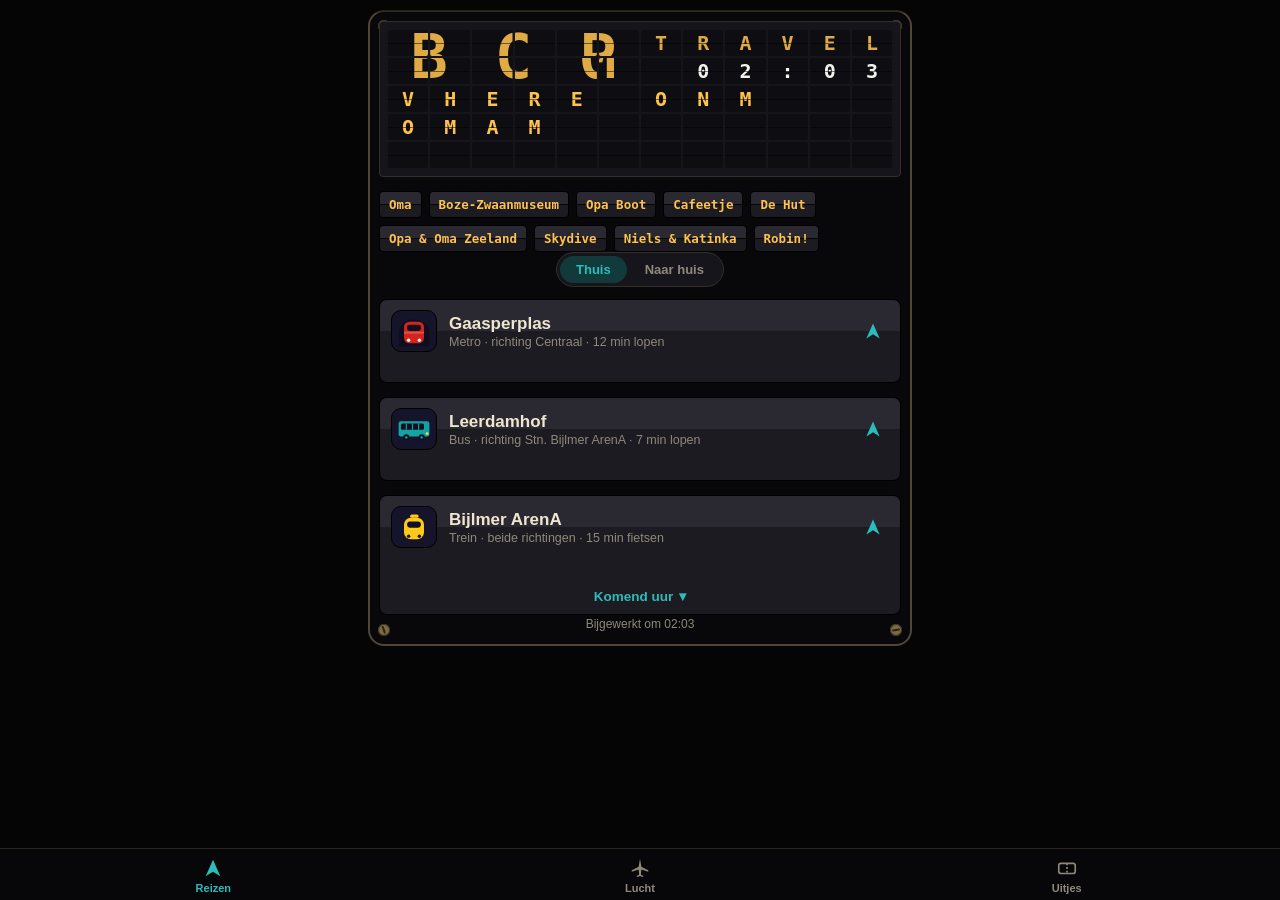
<file: index.html>
<!DOCTYPE html>
<html lang="nl">
<head>
  <meta charset="UTF-8">
  <meta name="viewport" content="width=device-width, initial-scale=1.0, viewport-fit=cover, user-scalable=no">
  <title>BCP Travel</title>
  <meta name="description" content="Vertrektijden en routes vanaf huis — Gaasperplas, Leerdamhof, Bijlmer ArenA">
  <meta name="theme-color" content="#0d0d0f">
  <link rel="manifest" href="manifest.webmanifest">
  <!-- Restore the clean URL after the 404.html redirect (SPA routing). -->
  <script>
    (function (l) {
      if (l.search[1] === '/') {
        var decoded = l.search.slice(1).split('&').map(function (s) {
          return s.replace(/~and~/g, '&');
        }).join('?');
        window.history.replaceState(null, null, l.pathname.slice(0, -1) + decoded + l.hash);
      }
    }(window.location));
  </script>
  <link rel="stylesheet" href="style.css?v=37">
  <link rel="icon" type="image/svg+xml" href="favicon.svg?v=37">
  <link rel="icon" type="image/png" sizes="32x32" href="favicon-32.png?v=37">
  <link rel="icon" type="image/png" sizes="16x16" href="favicon-16.png?v=37">
  <!-- iOS PWA -->
  <meta name="apple-mobile-web-app-capable" content="yes">
  <meta name="mobile-web-app-capable" content="yes">
  <meta name="apple-mobile-web-app-status-bar-style" content="black-translucent">
  <meta name="apple-mobile-web-app-title" content="BCP">
  <link rel="apple-touch-icon" href="icons/apple-touch-icon.png?v=37">
</head>
<body>
  <div id="top-fade" aria-hidden="true"></div>
  <div id="pull-indicator" aria-hidden="true"><div class="spinner"></div></div>

  <main id="app">
    <div class="chassis">
      <span class="screw" aria-hidden="true"></span>
      <span class="screw" aria-hidden="true"></span>
      <span class="screw" aria-hidden="true"></span>
      <span class="screw" aria-hidden="true"></span>

    <!-- The machine: BCP-Travel logo (2 rows) + search board (3 rows) form one
         continuous 5x12 split-flap board. The logo is JS-built; tapping it
         reloads (the search-wrap below it focuses the input). -->
    <div class="machine">
      <div id="logo-board" aria-label="BCP Travel"></div>
      <div class="search-wrap">
        <input id="dest-input" type="text" placeholder="" aria-label="Bestemming"
               autocomplete="off" autocorrect="off" autocapitalize="off" spellcheck="false"
               enterkeyhint="search">
        <div id="ghost" aria-hidden="true"></div>
        <ul id="suggestions" hidden></ul>
      </div>
    </div>
    <!-- Reizen tab content: search lists, route results, departure boards -->
    <div id="tab-reizen">
    <div id="quick" hidden>
      <div id="quick-chips"></div>
    </div>
    <div id="recents" hidden>
      <p class="recents-label">Recent</p>
      <div id="recent-chips"></div>
    </div>

    <!-- Route results -->
    <section id="routes" hidden>
      <div id="route-cards"></div>
    </section>

    <!-- Departure boards -->
    <section id="boards">
      <div id="mode-bar">
        <div id="mode-toggle" role="tablist" aria-label="Thuis of naar huis">
          <button class="seg" type="button" data-mode="home" aria-selected="true">Thuis</button>
          <button class="seg" type="button" data-mode="return" aria-selected="false">Naar huis</button>
        </div>
      </div>

      <!-- Return board: fastest ways home from the current location -->
      <div class="board" id="board-home" hidden>
        <div class="board-head">
          <span class="mode-tile" aria-label="Naar huis">
            <svg viewBox="0 0 52 44" aria-hidden="true">
              <path d="M10 25 L26 10 L42 25" fill="none" stroke="#2bbcbc" stroke-width="3" stroke-linejoin="round"/>
              <rect x="15" y="24" width="22" height="14" fill="none" stroke="#2bbcbc" stroke-width="2.6"/>
              <rect x="23" y="29" width="6" height="9" fill="#2bbcbc"/>
            </svg>
          </span>
          <div class="board-title">
            <h2>Naar huis</h2>
            <p class="board-sub" id="home-sub">vanaf je locatie</p>
          </div>
        </div>
        <ul class="departures" data-empty="Zet locatie aan voor routes naar huis"></ul>
      </div>

      <div class="board" id="board-metro">
        <div class="board-head">
          <span class="mode-tile" aria-label="Metro">
            <svg viewBox="0 0 52 44" aria-hidden="true">
              <path d="M6 42 L6 24 A20 17 0 0 1 46 24 L46 42 Z" fill="#0f0e1f"/>
              <rect x="13" y="10" width="26" height="28" rx="7" fill="#d6231d"/>
              <rect x="13" y="23" width="26" height="2.5" fill="#ffffff" opacity="0.22"/>
              <rect x="17" y="14" width="18" height="8" rx="3" fill="#11101f"/>
              <circle cx="19" cy="34" r="2.2" fill="#ffffff"/>
              <circle cx="33" cy="34" r="2.2" fill="#ffffff"/>
            </svg>
          </span>
          <div class="board-title">
            <h2>Gaasperplas</h2>
            <p class="board-sub">Metro &middot; richting Centraal &middot; <span class="walk">12 min lopen</span></p>
          </div>
          <a class="maps-link board-maps" href="https://www.google.com/maps/search/?api=1&amp;query=Station+Gaasperplas+Amsterdam" target="_blank" rel="noopener" aria-label="Op Google Maps" title="Op Google Maps"><svg viewBox="0 0 24 24" aria-hidden="true"><path d="M12 3 L20 21 L12 16 L4 21 Z" fill="currentColor"/></svg></a>
        </div>
        <ul class="departures" data-empty="Geen vertrektijden gevonden"></ul>
      </div>

      <div class="board" id="board-bus">
        <div class="board-head">
          <span class="mode-tile" aria-label="Bus">
            <svg viewBox="0 0 52 44" aria-hidden="true">
              <rect x="6" y="12" width="40" height="20" rx="3" fill="#14a3a3"/>
              <rect x="9" y="15" width="30" height="8" rx="2" fill="#11101f"/>
              <line x1="16" y1="15" x2="16" y2="23" stroke="#14a3a3" stroke-width="1.5"/>
              <line x1="24" y1="15" x2="24" y2="23" stroke="#14a3a3" stroke-width="1.5"/>
              <line x1="32" y1="15" x2="32" y2="23" stroke="#14a3a3" stroke-width="1.5"/>
              <circle cx="43" cy="28" r="1.8" fill="#ffd34d"/>
              <circle cx="16" cy="33" r="4" fill="#11101f"/>
              <circle cx="36" cy="33" r="4" fill="#11101f"/>
              <circle cx="16" cy="33" r="1.6" fill="#14a3a3"/>
              <circle cx="36" cy="33" r="1.6" fill="#14a3a3"/>
            </svg>
          </span>
          <div class="board-title">
            <h2>Leerdamhof</h2>
            <p class="board-sub">Bus &middot; richting Stn. Bijlmer ArenA &middot; <span class="walk">7 min lopen</span></p>
          </div>
          <a class="maps-link board-maps" href="https://www.google.com/maps/search/?api=1&amp;query=Leerdamhof+Amsterdam" target="_blank" rel="noopener" aria-label="Op Google Maps" title="Op Google Maps"><svg viewBox="0 0 24 24" aria-hidden="true"><path d="M12 3 L20 21 L12 16 L4 21 Z" fill="currentColor"/></svg></a>
        </div>
        <ul class="departures" data-empty="Geen vertrektijden gevonden"></ul>
      </div>

      <div class="board" id="board-train">
        <div class="board-head">
          <span class="mode-tile" aria-label="Trein">
            <svg viewBox="0 0 52 44" aria-hidden="true">
              <rect x="21" y="6" width="11" height="4" rx="2" fill="#ffc917"/>
              <rect x="13" y="10" width="26" height="28" rx="9" fill="#ffc917"/>
              <rect x="17" y="15" width="18" height="8" rx="4" fill="#11101f"/>
              <circle cx="19" cy="34" r="2.2" fill="#11101f"/>
              <circle cx="33" cy="34" r="2.2" fill="#11101f"/>
            </svg>
          </span>
          <div class="board-title">
            <h2>Bijlmer ArenA</h2>
            <p class="board-sub">Trein &middot; beide richtingen &middot; <span class="walk">15 min fietsen</span></p>
          </div>
          <a class="maps-link board-maps" href="https://www.google.com/maps/search/?api=1&amp;query=Station+Bijlmer+ArenA+Amsterdam" target="_blank" rel="noopener" aria-label="Op Google Maps" title="Op Google Maps"><svg viewBox="0 0 24 24" aria-hidden="true"><path d="M12 3 L20 21 L12 16 L4 21 Z" fill="currentColor"/></svg></a>
        </div>
        <ul class="departures" data-empty="Geen treinen gevonden"></ul>
        <button class="board-expand" hidden aria-expanded="false">
          <span class="expand-label">Komend uur</span>
          <span class="expand-arrow" aria-hidden="true">&#9662;</span>
        </button>
      </div>

      <p id="boards-updated"></p>
    </section>
    </div><!-- /#tab-reizen -->

    <!-- In de lucht tab: nearby aircraft (airplanes.live + adsbdb routes) -->
    <div id="tab-lucht" hidden>
      <div class="board" id="board-planes">
        <div class="board-head">
          <span class="mode-tile" aria-label="In de lucht">
            <svg viewBox="0 0 52 44" aria-hidden="true"><path d="M26 5 L30 23 L44 31 L44 34 L30 29 L29 38 L34 42 L34 44 L26 41 L18 44 L18 42 L23 38 L22 29 L8 34 L8 31 L22 23 Z" fill="#2bbcbc"/></svg>
          </span>
          <div class="board-title">
            <h2>In de lucht</h2>
            <p class="board-sub" id="planes-sub">boven Zuidoost &middot; dichtstbij eerst</p>
          </div>
          <div class="view-toggle" id="plane-view-toggle" role="tablist" aria-label="Lijst of kaart">
            <button class="seg" type="button" data-view="lijst" aria-selected="false">Lijst</button>
            <button class="seg" type="button" data-view="kaart" aria-selected="true">Kaart</button>
          </div>
        </div>
        <ul class="departures plane-list" id="plane-list" data-empty="Geen vliegtuigen in de buurt"></ul>
        <div id="plane-map" hidden></div>
        <a id="fr24-link" hidden target="_blank" rel="noopener"></a>
      </div>
    </div>

    <!-- Uitjes tab: family outings from family-fun.json -->
    <div id="tab-uitjes" hidden>
      <div id="uitjes-content"></div>
    </div>

    </div>
  </main>

  <nav id="tabbar" role="tablist" aria-label="Weergave">
    <button class="tab" type="button" data-tab="reizen" aria-selected="true">
      <svg viewBox="0 0 24 24" aria-hidden="true"><path d="M12 3 L20 21 L12 16 L4 21 Z" fill="currentColor"/></svg>
      <span>Reizen</span>
    </button>
    <button class="tab" type="button" data-tab="lucht" aria-selected="false">
      <svg viewBox="0 0 24 24" aria-hidden="true"><path d="M12 2 L13.5 10.5 L21 14.5 L21 16 L13.5 13.5 L13 19 L15.5 20.8 L15.5 22 L12 20.8 L8.5 22 L8.5 20.8 L11 19 L10.5 13.5 L3 16 L3 14.5 L10.5 10.5 Z" fill="currentColor"/></svg>
      <span>Lucht</span>
    </button>
    <button class="tab" type="button" data-tab="uitjes" aria-selected="false">
      <svg viewBox="0 0 24 24" aria-hidden="true"><rect x="3" y="7" width="18" height="11" rx="2.5" fill="none" stroke="currentColor" stroke-width="1.8"/><line x1="12" y1="7" x2="12" y2="18" stroke="currentColor" stroke-width="1.8" stroke-dasharray="2 2"/></svg>
      <span>Uitjes</span>
    </button>
  </nav>

  <script src="app.js?v=37"></script>
</body>
</html>
</file>
<file: style.css>
/* BCP Travel — always-dark "Solari" split-flap machine.
   Tokens are repointed once here; components reference them, so the whole
   app inherits the board palette. */
:root {
  --bg: #050506;              /* outside the machine */
  --recess: #08080a;         /* dark board cavity */
  --card: #16151b;           /* flap / panel surfaces on the recess */
  --text: #efe6cd;           /* warm cream */
  --text-dim: #8f897a;
  --accent: #2bbcbc;         /* teal — links, maps, expand */
  --accent-soft: #123a3a;
  --border: #322f29;         /* warm dark hairline */
  --green: #2ec16a;
  --red: #e0584e;
  --subway: #c8201a;         /* Metro 53 red */
  --bus: #14a3a3;            /* teal */
  --rail: #ffc917;           /* NS yellow */
  --rail-text: #11101a;
  --tram: #0d9488;
  /* Mode-icon tiles (kept in colour) */
  --board: #15142a;          /* navy tile bg */
  --board-tile: #0f0e1f;
  --board-frame: #4f4636;
  --board-text: #efe6cd;
  --amber: #ffc24a;          /* warm Solari amber — search rows, time flaps */
  --logo-amber: #e0ab44;     /* BCP + TRAVEL: a touch dimmer, sits back */
  --clock-white: #f4f2ec;    /* live logo clock — the one bright element */
  --teal: #14a3a3;
  /* Machine housing */
  --frame: #2c2620;
  --frame-edge: #4f4636;
  --screw: #7a6a45;
  /* Split-flap rows + cards */
  --flap: #1c1b21;
  --flap-top: #2a2932;
  --flap-seam: #000000;
  --flap-seam-hi: #36353e;
  --pin: #6a6358;
  --clk-card: #0e0d12;
  --mono: ui-monospace, "SF Mono", SFMono-Regular, Menlo, Consolas, monospace;
  --radius: 14px;
}

* { box-sizing: border-box; }

html, body {
  margin: 0;
  padding: 0;
  background: var(--bg);
  color: var(--text);
  font-family: -apple-system, BlinkMacSystemFont, "Segoe UI", Roboto, sans-serif;
  -webkit-text-size-adjust: 100%;
}

body {
  overscroll-behavior-y: contain;
}

#app {
  max-width: 560px;
  margin: 0 auto;
  padding: calc(env(safe-area-inset-top) + 10px) 8px calc(env(safe-area-inset-bottom) + 84px);
}

/* The machine: a single brass-edged frame around the dark board */
.chassis {
  position: relative;
  background: var(--recess);
  border: 2px solid var(--frame-edge);
  border-radius: 16px;
  padding: 9px;
}

/* Corner screws */
.screw {
  position: absolute;
  width: 12px;
  height: 12px;
  border-radius: 50%;
  background: var(--screw);
  box-shadow: inset 0 0 0 1px #3a3019;
}

.screw::after {
  content: "";
  position: absolute;
  inset: 0;
  margin: auto;
  width: 8px;
  height: 1.5px;
  background: #2a2418;
  border-radius: 1px;
  transform: rotate(35deg);
}

.screw:nth-of-type(1) { top: 8px; left: 8px; }
.screw:nth-of-type(2) { top: 8px; right: 8px; }
.screw:nth-of-type(3) { bottom: 8px; left: 8px; }
.screw:nth-of-type(4) { bottom: 8px; right: 8px; }

/* Each screw's slot sits at its own angle, so they don't look stamped. */
.screw:nth-of-type(1)::after { transform: rotate(22deg); }
.screw:nth-of-type(2)::after { transform: rotate(-37deg); }
.screw:nth-of-type(3)::after { transform: rotate(71deg); }
.screw:nth-of-type(4)::after { transform: rotate(-9deg); }

/* The machine: one panel holding the logo (2 rows) and the search board
   (3 rows) as a single continuous 5x12 split-flap raster. */
.machine {
  position: relative;
  background: var(--card);
  border: 1.5px solid var(--border);
  border-radius: 4px;
  padding: 8px;
  display: flex;
  flex-direction: column;
  gap: 2px;
  margin-bottom: 14px;
}

.machine:focus-within { border-color: var(--accent); }

/* Logo = top two rows; tapping it reloads (like the old brand lockup). */
#logo-board {
  display: flex;
  flex-direction: column;
  gap: 2px;
  cursor: pointer;
  -webkit-user-select: none;
  user-select: none;
}


/* Split-flap falling motion.
   flap-peel: the OLD glyph's top half is hinged at the seam and falls
   forward + down toward the viewer, revealing the new glyph behind it.
   flap-drop: a NEW glyph's top half drops in from standing upright. */
@keyframes flap-peel {
  0%   { transform: rotateX(0deg); }
  100% { transform: rotateX(-90deg); }
}

@keyframes flap-drop {
  0%   { transform: rotateX(90deg); }
  60%  { transform: rotateX(-6deg); }
  100% { transform: rotateX(0deg); }
}

/* Solid-to-transparent fade behind the iOS status bar (black-translucent),
   so the system clock stays legible over scrolled content. */
#top-fade {
  position: fixed;
  top: 0;
  left: 0;
  right: 0;
  height: calc(env(safe-area-inset-top) + 14px);
  background: linear-gradient(var(--bg) 55%, transparent);
  z-index: 40;
  pointer-events: none;
}

/* ---- Pull to refresh ---- */
#pull-indicator {
  position: fixed;
  top: calc(env(safe-area-inset-top) + 4px);
  left: 50%;
  transform: translate(-50%, -60px);
  opacity: 0;
  pointer-events: none;
  z-index: 50;
  transition: transform 0.2s, opacity 0.2s;
}

#pull-indicator.visible { transform: translate(-50%, 0); opacity: 1; }

.spinner {
  width: 26px;
  height: 26px;
  border: 3px solid var(--accent-soft);
  border-top-color: var(--accent);
  border-radius: 50%;
  animation: spin 0.8s linear infinite;
}

/* ---- Bottom tab bar (Reizen / In de lucht) ---- */
#tabbar {
  position: fixed;
  left: 0;
  right: 0;
  bottom: 0;
  z-index: 60;
  display: flex;
  background: rgba(8, 8, 10, 0.92);
  -webkit-backdrop-filter: blur(12px);
  backdrop-filter: blur(12px);
  border-top: 1px solid var(--frame);
  padding-bottom: env(safe-area-inset-bottom);
}

#tabbar .tab {
  flex: 1;
  display: flex;
  flex-direction: column;
  align-items: center;
  gap: 3px;
  padding: 8px 0 6px;
  background: none;
  border: none;
  color: var(--text-dim);
  font-family: inherit;
  font-size: 11px;
  font-weight: 600;
  cursor: pointer;
}

#tabbar .tab svg { width: 22px; height: 22px; }

#tabbar .tab[aria-selected="true"] { color: var(--accent); }

/* ---- Planes board (In de lucht) ---- */
.plane-list li { gap: 10px; }

/* Lijst / Kaart toggle in the board header */
.view-toggle {
  display: inline-flex;
  gap: 2px;
  padding: 2px;
  background: var(--recess);
  border: 1px solid var(--border);
  border-radius: 999px;
  flex-shrink: 0;
}

.view-toggle .seg {
  border: none;
  background: transparent;
  color: var(--text-dim);
  font-family: inherit;
  font-size: 11.5px;
  font-weight: 600;
  padding: 4px 11px;
  border-radius: 999px;
  cursor: pointer;
}

.view-toggle .seg[aria-selected="true"] {
  background: var(--accent-soft);
  color: var(--accent);
}

/* Radar map */
#plane-map {
  height: 440px;
  background: #0b0c10;
}

/* Planes tab fills the window — no page scroll; the map takes the spare height. */
body.lucht { overflow: hidden; }

body.lucht #app {
  height: 100dvh;
  display: flex;
  flex-direction: column;
  padding-bottom: calc(env(safe-area-inset-bottom) + 60px);   /* clear the fixed tab bar */
}

body.lucht .chassis { flex: 1; min-height: 0; display: flex; flex-direction: column; }
body.lucht #tab-lucht { flex: 1; min-height: 0; display: flex; }
body.lucht #board-planes { flex: 1; min-height: 0; display: flex; flex-direction: column; margin-bottom: 0; }
body.lucht #plane-map { flex: 1; height: auto; min-height: 0; }
body.lucht #plane-list { flex: 1; min-height: 0; overflow-y: auto; }

/* Flightradar24 link shown under the map after selecting a plane */
#fr24-link {
  display: block;
  margin: 9px 11px 11px;
  padding: 10px;
  text-align: center;
  border-radius: 8px;
  background: var(--accent-soft);
  color: var(--accent);
  font-family: var(--mono);
  font-weight: 700;
  font-size: 13px;
  text-decoration: none;
}

#fr24-link[hidden] { display: none; }
#fr24-link:active { filter: brightness(1.25); }

.plane-marker .pm {
  width: 26px;
  height: 26px;
  filter: drop-shadow(0 0 2px rgba(0, 0, 0, 0.85));
}

.plane-marker .pm svg { width: 26px; height: 26px; display: block; }
.plane-marker .pm svg path { fill: var(--amber); stroke: #1a1505; stroke-width: 0.6; }
.plane-marker .pm.sel svg path { fill: var(--accent); stroke: #06201f; }
.plane-marker .pm.sel { filter: drop-shadow(0 0 5px rgba(43, 188, 188, 0.95)); }

/* Selected list row */
.plane-list li.selected { box-shadow: inset 3px 0 0 var(--accent); }

/* On the planes tab the search field is inert; the flap area follows in FR24 */
.machine.planes #dest-input { pointer-events: none; }
.machine.planes .search-wrap { cursor: pointer; }

/* Dark Leaflet popups (Leaflet's own CSS loads at runtime after ours, so
   these need the #plane-map prefix to win the cascade). */
#plane-map .leaflet-popup-content-wrapper,
#plane-map .leaflet-popup-tip {
  background: var(--card);
  color: var(--text);
}
#plane-map .leaflet-popup-content { font-size: 13px; line-height: 1.5; }
#plane-map .leaflet-popup-content b { color: var(--text); }
#plane-map .leaflet-popup-content a { color: var(--accent); font-weight: 700; text-decoration: none; }
#plane-map a.leaflet-popup-close-button { color: var(--text-dim); }

.plane-badge {
  display: inline-flex;
  align-items: center;
  justify-content: center;
  min-width: 40px;
  height: 30px;
  padding: 0 6px;
  border-radius: 7px;
  background: var(--board);
  border: 1px solid #000;
  color: var(--amber);
  font-family: var(--mono);
  font-weight: 700;
  font-size: 12.5px;
  flex-shrink: 0;
}

.plane-info { flex: 1; min-width: 0; }

.plane-route {
  font-size: 14.5px;
  white-space: nowrap;
  overflow: hidden;
  text-overflow: ellipsis;
}

.plane-meta {
  margin-top: 1px;
  font-size: 11.5px;
  color: var(--text-dim);
  white-space: nowrap;
  overflow: hidden;
  text-overflow: ellipsis;
}

.fr24-link {
  display: inline-flex;
  align-items: center;
  padding: 3px 9px;
  border-radius: 999px;
  background: var(--accent-soft);
  color: var(--accent);
  font-family: var(--mono);
  font-size: 10.5px;
  font-weight: 700;
  text-decoration: none;
  flex-shrink: 0;
}

.fr24-link:active { filter: brightness(1.3); }

/* ---- Uitjes (family outings) ---- */
#uitjes-content { padding-top: 2px; }

.uitjes-week { margin-bottom: 18px; }

.uitjes-week-head {
  display: flex;
  align-items: baseline;
  justify-content: space-between;
  margin: 0 2px 8px;
}

.uitjes-week-head h3 { margin: 0; font-size: 14px; font-weight: 700; }
.uitjes-week-range { font-size: 11.5px; color: var(--text-dim); }

.uitjes-card {
  position: relative;
  display: flex;
  gap: 12px;
  background: var(--card);
  border: 1px solid var(--border);
  border-radius: var(--radius);
  padding: 12px;
  margin-bottom: 10px;
  cursor: pointer;
}

.uitjes-card:active { filter: brightness(1.15); }
.uitjes-card.local { border-left: 3px solid var(--accent); }
.uitjes-card.radar { background: #141319; }

.uitjes-emoji {
  flex-shrink: 0;
  width: 44px;
  height: 44px;
  display: flex;
  align-items: center;
  justify-content: center;
  font-size: 22px;
  background: var(--board);
  border-radius: 10px;
  overflow: hidden;
}

.uitjes-body { flex: 1; min-width: 0; }

.uitjes-name {
  font-size: 15px;
  font-weight: 600;
  line-height: 1.25;
}

.uitjes-meta { margin-top: 3px; font-size: 12px; color: var(--text-dim); }

.uitjes-note {
  margin-top: 5px;
  font-size: 12px;
  line-height: 1.4;
  color: var(--text-dim);
  display: -webkit-box;
  -webkit-line-clamp: 2;
  -webkit-box-orient: vertical;
  overflow: hidden;
}

.uitjes-right {
  flex-shrink: 0;
  display: flex;
  flex-direction: column;
  align-items: flex-end;
  gap: 8px;
}

/* Action icons (website + maps) pin to the bottom-right, whether or not there's a chip. */
.uitjes-actions {
  margin-top: auto;
  display: flex;
  gap: 2px;
}

.uitjes-price {
  font-size: 10.5px;
  font-weight: 700;
  padding: 3px 9px;
  border-radius: 999px;
  white-space: nowrap;
}

.uitjes-price.free { background: #123a2a; color: var(--green); }
.uitjes-price.paid { background: #2a2418; color: var(--amber); }

.uitjes-foot {
  text-align: center;
  font-size: 11px;
  color: var(--text-dim);
  margin: 4px 0 0;
}

/* ---- Home / return toggle ---- */
#mode-bar {
  display: flex;
  justify-content: center;
  margin-bottom: 12px;
}

#mode-toggle {
  display: inline-flex;
  gap: 2px;
  padding: 3px;
  background: var(--card);
  border: 1px solid var(--border);
  border-radius: 999px;
}

#mode-toggle .seg {
  border: none;
  background: transparent;
  color: var(--text-dim);
  font-family: inherit;
  font-size: 13px;
  font-weight: 600;
  padding: 6px 16px;
  border-radius: 999px;
  cursor: pointer;
}

#mode-toggle .seg[aria-selected="true"] {
  background: var(--accent-soft);
  color: var(--accent);
}

/* ---- Departure boards ---- */
/* Each board is one connected flap panel — header + departures share the
   same flap background, divided by hairlines. */
.board {
  background: var(--flap);
  border: 1px solid #000;
  border-radius: 8px;
  overflow: hidden;
  margin-bottom: 14px;
}

#boards .board:last-of-type { margin-bottom: 0; }

.board-head {
  display: flex;
  align-items: center;
  gap: 12px;
  padding: 10px 11px;
  background:
    linear-gradient(180deg, var(--flap-top) 0, var(--flap-top) 49.5%, #050505 50%, var(--flap) 50.5%, var(--flap) 100%);
}

.board-title {
  flex: 1;
  min-width: 0;
}

.board-title h2 {
  margin: 0;
  font-size: 17px;
  font-weight: 700;
}

/* Maps hand-off icon in a board header */
.board-maps { width: 30px; height: 30px; }
.board-maps svg { width: 19px; height: 19px; }

.board-sub {
  margin: 1px 0 0;
  font-size: 12.5px;
  color: var(--text-dim);
}

/* Section mode icon (metro / bus / train) — colour tile, recessed look */
.mode-tile {
  display: inline-flex;
  align-items: center;
  justify-content: center;
  width: 46px;
  height: 42px;
  border-radius: 10px;
  background: var(--board);
  border: 1px solid #000;
  flex-shrink: 0;
}

.mode-tile svg { width: 40px; height: auto; display: block; }

.line-badge {
  display: inline-flex;
  align-items: center;
  justify-content: center;
  min-width: 34px;
  height: 34px;
  padding: 0 8px;
  border-radius: 9px;
  color: #fff;
  font-weight: 800;
  font-size: 16px;
  flex-shrink: 0;
}

/* Fixed-width badges in the departure rows so headsigns line up even when
   the label varies (IC / SPR / NS). */
.departures .line-badge.small {
  width: 32px;
  min-width: 32px;
  padding: 0;
}

.line-badge.small {
  min-width: 26px;
  height: 24px;
  font-size: 13px;
  border-radius: 7px;
}

.mode-subway { background: var(--subway); }
.mode-bus { background: var(--bus); }
.mode-rail, .mode-regional_rail, .mode-regional_fast_rail, .mode-highspeed_rail,
.mode-long_distance, .mode-night_rail { background: var(--rail); color: var(--rail-text); }
.mode-tram { background: var(--tram); }
.mode-ferry { background: #0ea5e9; }
.mode-coach { background: #7c3aed; }
.mode-walk { background: transparent; color: var(--text-dim); font-weight: 600; }

ul.departures {
  list-style: none;
  margin: 0;
  padding: 0;
}

ul.departures:empty::after {
  content: attr(data-empty);
  display: block;
  padding: 10px 0;
  color: var(--text-dim);
  font-size: 14px;
}

/* Each departure is a split-flap strip: hinge pins (background dots), a fold
   seam across the middle, and the content riding on top. */
/* The flap fold (two-tone + a 1px crease) lives in the background, so opaque
   parts (badges, tiles, clock cards) hide it and text rides on top — no
   strike-through. Hinge pins are the two dots at the ends. */
ul.departures li {
  position: relative;
  display: flex;
  align-items: center;
  gap: 4px;
  padding: 9px 11px;
  border-top: 1px solid #000;
  font-size: 15px;
  perspective: 240px;
  background:
    linear-gradient(180deg, var(--flap-top) 0, var(--flap-top) 49.5%, #050505 50%, var(--flap) 50.5%, var(--flap) 100%);
}

.dep-headsign {
  flex: 1;
  min-width: 0;
  overflow: hidden;
  text-overflow: ellipsis;
  white-space: nowrap;
}

/* Cancelled departure: dimmed, struck destination, red "vervallen" instead of
   the countdown (let it size to its text — only on this exceptional row). */
.departures li.cancelled { opacity: 0.62; }

.departures li.cancelled .dep-headsign {
  text-decoration: line-through;
  text-decoration-color: var(--red);
}

.departures li.cancelled .dep-countdown {
  flex: 0 0 auto;
  color: var(--red);
  text-transform: uppercase;
  font-size: 12px;
  letter-spacing: 0.5px;
}

.dep-time {
  display: inline-flex;
  align-items: center;
  flex-shrink: 0;
}

/* Delay column: reserved per board, only as wide as the current view needs
   (width set in JS; absent entirely when nothing is delayed). */
.dep-delay {
  color: var(--red);
  font-family: var(--mono);
  font-size: 12.5px;
  font-weight: 700;
  width: var(--delay-w, 0px);
  text-align: right;
  overflow: hidden;
  flex-shrink: 0;
}

/* Platform: compact number chip (full "spoor N" kept as tooltip/aria). */
.dep-track {
  font-size: 12px;
  font-weight: 700;
  color: var(--accent);
  background: var(--accent-soft);
  border-radius: 4px;
  padding: 1px 0;
  min-width: 20px;
  text-align: center;
  flex-shrink: 0;
}

.board-expand {
  width: 100%;
  padding: 10px;
  border: none;
  background: transparent;
  color: var(--accent);
  font-size: 13.5px;
  font-weight: 600;
  cursor: pointer;
  display: flex;
  align-items: center;
  justify-content: center;
  gap: 6px;
}

.board-expand .expand-arrow {
  transition: transform 0.2s;
  display: inline-block;
}

.board-expand[aria-expanded="true"] .expand-arrow {
  transform: rotate(180deg);
}

/* Countdown: plain, readable amber text in a fixed column so every "x min"
   lines up (the live dot sits inside, never changing the column width). */
.dep-countdown {
  display: inline-flex;
  align-items: center;
  justify-content: flex-end;
  gap: 4px;
  flex: 0 0 64px;
  white-space: nowrap;
  font-family: var(--mono);
  font-weight: 700;
  font-size: 13.5px;
  font-variant-numeric: tabular-nums;
  color: var(--amber);
}

/* Clock time as little amber split-flaps: each digit is a flap with a seam
   across the glyph; the colon is a plain separator. */
.clock-flap {
  display: inline-flex;
  align-items: stretch;
  gap: 2px;
  perspective: 220px;
}

.clock-flap .cell {
  position: relative;
  width: 10px;
  height: 22px;
  border-radius: 2px;
  overflow: hidden;
  background: var(--clk-card);
}

.clock-flap .sep {
  display: flex;
  align-items: center;
  justify-content: center;
  width: 4px;
  font-family: var(--mono);
  font-weight: 700;
  font-size: 13px;
  color: var(--amber);
}

.clock-flap .cf {
  position: absolute;
  inset: 0;
  display: flex;
  align-items: center;
  justify-content: center;
  font-family: var(--mono);
  font-weight: 700;
  font-size: 13px;
  color: var(--amber);
  backface-visibility: hidden;
}

.clock-flap .cf-bottom { clip-path: inset(50% 0 0 0); }

.clock-flap .cf-top {
  clip-path: inset(0 0 50% 0);
  transform-origin: 50% 50%;
  z-index: 1;
}

.clock-flap .cf-fall {
  clip-path: inset(0 0 50% 0);
  transform-origin: 50% 50%;
  z-index: 3;
  background: var(--clk-card);
  color: var(--amber);
}

/* Fold seam across the digit */
.clock-flap .cell::after {
  content: "";
  position: absolute;
  left: 0;
  right: 0;
  top: 50%;
  height: 1px;
  background: #000;
  box-shadow: 0 1px 0 rgba(255, 255, 255, 0.06);
  z-index: 2;
}

.clock-flap .cf-fall { animation: flap-peel 0.42s cubic-bezier(0.4, 0.15, 0.3, 1) both; }
.clock-flap .cf-top.drop { animation: flap-drop 0.42s cubic-bezier(0.3, 0.7, 0.45, 1) both; }

.rt-dot {
  display: inline-block;
  width: 7px;
  height: 7px;
  border-radius: 50%;
  background: var(--green);
  margin-right: 3px;
  animation: pulse 2s ease-in-out infinite;
  vertical-align: 1px;
}

@keyframes pulse { 50% { opacity: 0.35; } }

#boards-updated {
  text-align: center;
  font-size: 12px;
  color: var(--text-dim);
  margin: 2px 0 4px;
}

.board.error ul.departures::after {
  content: attr(data-error);
  color: var(--red);
}

/* ---- Search (rows 3-5 of the machine) ---- */
/* The search-wrap is exactly three flap rows tall (3*26 + 2*2 gaps); the
   input is an invisible overlay over it and the ghost board sits on top. */
.search-wrap { position: relative; height: 82px; }

#dest-input {
  position: absolute;
  inset: 0;
  width: 100%;
  height: 100%;
  padding: 0 2px;
  font-size: 17px;
  border: none;
  background: transparent;
  color: var(--text);
  outline: none;
}

/* Split-flap board filling the search-wrap (3 rows) */
#ghost {
  position: absolute;
  inset: 0;
  display: flex;
  flex-direction: column;
  justify-content: center;
  gap: 2px;
  pointer-events: none;
  overflow: hidden;
}

#ghost.hidden { display: none; }

/* Shared split-flap character row (placeholder board + results title). */
.flaprow {
  display: inline-flex;
  gap: 1px;
}

.flaprow .fcell {
  position: relative;
  width: 11px;
  height: 20px;
  overflow: hidden;
  border-radius: 2px;
  background: var(--clk-card);
}

.flaprow .cf {
  position: absolute;
  inset: 0;
  display: flex;
  align-items: center;
  justify-content: center;
  font-family: var(--mono);
  font-weight: 700;
  font-size: 12px;
  color: var(--amber);
  backface-visibility: hidden;
}

.flaprow .cf-bottom { clip-path: inset(50% 0 0 0); }

.flaprow .cf-top {
  clip-path: inset(0 0 50% 0);
  transform-origin: 50% 50%;
  z-index: 1;
}

.flaprow .cf-fall {
  clip-path: inset(0 0 50% 0);
  transform-origin: 50% 50%;
  z-index: 3;
  background: var(--clk-card);
  color: var(--amber);
  animation: flap-peel 0.09s linear both;
}

.flaprow .fcell::after {
  content: "";
  position: absolute;
  left: 0;
  right: 0;
  top: 50%;
  height: 1px;
  /* Semi-transparent so the big logo letters read through the fold line. */
  background: rgba(0, 0, 0, 0.5);
  z-index: 2;
}

/* Results title as a bigger, wrapping flap board */
.flaprow-title {
  flex-wrap: wrap;
  gap: 2px;
}

.flaprow-title .fcell { width: 15px; height: 24px; border-radius: 3px; }
.flaprow-title .cf { font-size: 15px; }

/* Two-row board: cells stretch to fill the container width; the font
   scales with it (size isn't critical here). */
.flaprow-display {
  display: flex;
  width: 100%;
  gap: 2px;
  container-type: inline-size;
}

.flaprow-display .fcell {
  flex: 1 1 0;
  min-width: 0;
  width: auto;
  height: 26px;
  border-radius: 2px;
}

.flaprow-display .cf { font-size: clamp(12px, 5cqw, 20px); }

/* ---- Logo rows (BCP quarter-flaps + TRAVEL + clock) ---- */
/* BCP + TRAVEL sit a touch dimmer than the search rows; the clock is white.
   (Placed after .flaprow .cf so these win the equal-specificity tie.) */
.logo-board .cf,
.logo-board .cf-fall { color: var(--logo-amber); }
.logo-board .clock-cell .cf,
.logo-board .clock-cell .cf-fall { color: var(--clock-white); }

/* A quarter cell is a window onto a giant letter: the letter is sized to span
   the 2x2 block and pinned to a corner so this cell shows just its quarter.
   The cell's own overflow + the flap clip-paths crop it to the quadrant. */
.qbig {
  position: absolute;
  width: 200%;
  height: 200%;
  display: flex;
  align-items: center;
  justify-content: center;
  font-family: var(--mono);
  font-weight: 700;
  font-size: clamp(38px, 15cqw, 58px);
  line-height: 1;
  color: var(--logo-amber);
}

.qcell[data-q="tl"] .qbig { left: 0;  top: 0; }
.qcell[data-q="tr"] .qbig { right: 0; top: 0; }
.qcell[data-q="bl"] .qbig { left: 0;  bottom: 0; }
.qcell[data-q="br"] .qbig { right: 0; bottom: 0; }

/* Quick-pick destinations */
#quick { margin-top: 12px; }

#quick-chips {
  display: flex;
  flex-wrap: wrap;
  gap: 7px;
}

#suggestions {
  position: absolute;
  top: calc(100% + 6px);
  left: 0;
  right: 0;
  z-index: 30;
  list-style: none;
  margin: 0;
  padding: 6px;
  background: var(--card);
  border: 1px solid var(--border);
  border-radius: var(--radius);
  box-shadow: 0 8px 24px rgba(0,0,0,0.14);
  max-height: 320px;
  overflow-y: auto;
}

#suggestions li {
  padding: 11px 12px;
  border-radius: 10px;
  cursor: pointer;
  display: flex;
  align-items: center;
  gap: 10px;
}

#suggestions li:active, #suggestions li.active { background: var(--accent-soft); }

.sug-icon { font-size: 17px; width: 22px; text-align: center; flex-shrink: 0; }

.sug-text { overflow: hidden; }

.sug-name {
  font-size: 15.5px;
  white-space: nowrap;
  overflow: hidden;
  text-overflow: ellipsis;
}

.sug-area { font-size: 12.5px; color: var(--text-dim); }

/* ---- Recents ---- */
#recents { margin-top: 12px; }

.recents-label {
  margin: 0 0 6px 4px;
  font-size: 12px;
  font-weight: 600;
  text-transform: uppercase;
  letter-spacing: 0.5px;
  color: var(--text-dim);
}

#recent-chips {
  display: flex;
  flex-wrap: wrap;
  gap: 8px;
}

/* Flip-board chips: amber mono on a flap face with a centre crease. */
.chip {
  position: relative;
  overflow: hidden;
  border: 1px solid #000;
  border-radius: 4px;
  padding: 5px 9px;
  font-family: var(--mono);
  font-weight: 700;
  font-size: 12.5px;
  color: var(--amber);
  cursor: pointer;
  max-width: 100%;
  white-space: nowrap;
  text-overflow: ellipsis;
  background:
    linear-gradient(180deg, var(--flap-top) 0, var(--flap-top) 49.5%, #050505 50%, var(--flap) 50.5%, var(--flap) 100%);
}

.chip:active { filter: brightness(1.3); }

/* ---- Route results ---- */
#routes { margin-top: 20px; }

#routes-title {
  margin: 0 0 12px 2px;
  line-height: 0;
}

.route-card {
  background: var(--card);
  border-radius: var(--radius);
  padding: 14px 16px;
  margin-bottom: 12px;
  box-shadow: 0 1px 3px rgba(0,0,0,0.06);
}

.route-card-head {
  display: flex;
  align-items: center;
  gap: 8px;
  margin-bottom: 4px;
}

.route-card-head .icon { font-size: 18px; }

.route-card-head .mode-tile {
  width: 36px;
  height: 32px;
  border-radius: 8px;
}

.route-card-head .mode-tile svg { width: 30px; }

.route-card-head h3 {
  margin: 0;
  font-size: 15.5px;
  font-weight: 700;
  flex: 1;
}

.route-note {
  font-size: 12px;
  color: var(--text-dim);
  background: var(--accent-soft);
  border-radius: 999px;
  padding: 3px 9px;
  white-space: nowrap;
}

.itinerary {
  border-top: 1px solid var(--border);
}

.itin-summary {
  display: block;
  width: 100%;
  text-align: left;
  background: transparent;
  border: none;
  padding: 10px 0;
  cursor: pointer;
  color: inherit;
  font: inherit;
}

.itin-times {
  display: flex;
  align-items: baseline;
  gap: 8px;
  font-variant-numeric: tabular-nums;
}

.itin-range { font-weight: 700; font-size: 15.5px; }

.itin-meta { color: var(--text-dim); font-size: 13px; flex: 1; }

.itin-duration { font-weight: 700; font-size: 15px; }

.itin-legs {
  display: flex;
  align-items: center;
  flex-wrap: wrap;
  gap: 4px;
  margin-top: 7px;
  font-size: 13px;
  color: var(--text-dim);
}

.leg-sep { opacity: 0.55; font-size: 11px; }

.leg-walk { white-space: nowrap; }

.itin-chevron {
  margin-left: auto;
  color: var(--accent);
  transition: transform 0.2s;
}

.itinerary.open .itin-chevron { transform: rotate(180deg); }

/* ---- Expanded step-by-step detail ---- */
.itin-detail { display: none; padding: 4px 0 12px; }

.itinerary.open .itin-detail { display: block; }

.leg-detail {
  position: relative;
  padding: 6px 0 6px 14px;
  border-left: 2px solid var(--border);
  margin-left: 4px;
}

.leg-detail-head {
  display: flex;
  align-items: center;
  gap: 8px;
  margin-bottom: 4px;
}

.leg-dir { font-size: 13.5px; font-weight: 600; }

.leg-stop {
  display: flex;
  gap: 8px;
  font-size: 13.5px;
  padding: 1px 0;
}

.leg-stop-time {
  color: var(--text-dim);
  font-variant-numeric: tabular-nums;
  flex-shrink: 0;
  min-width: 38px;
}

.leg-stop-name { color: var(--text); }

.leg-ride {
  font-size: 12px;
  color: var(--text-dim);
  padding: 2px 0 2px 46px;
}

.leg-walk-detail {
  font-size: 13px;
  color: var(--text-dim);
  padding: 6px 0 6px 4px;
}

/* Maps hand-off icon in the route-card header */
.maps-link {
  display: inline-flex;
  align-items: center;
  justify-content: center;
  width: 32px;
  height: 32px;
  flex-shrink: 0;
  color: var(--accent);
  text-decoration: none;
}

.maps-link svg { width: 20px; height: 20px; display: block; }

.maps-link:active { opacity: 0.6; }

.route-card .status {
  padding: 10px 0 4px;
  font-size: 14px;
  color: var(--text-dim);
}

.route-card .status.error { color: var(--red); }

.skeleton {
  height: 18px;
  border-radius: 6px;
  background: linear-gradient(90deg, var(--border) 25%, var(--accent-soft) 50%, var(--border) 75%);
  background-size: 200% 100%;
  animation: shimmer 1.2s infinite;
  margin: 10px 0;
}

@keyframes shimmer { to { background-position: -200% 0; } }
</file>
